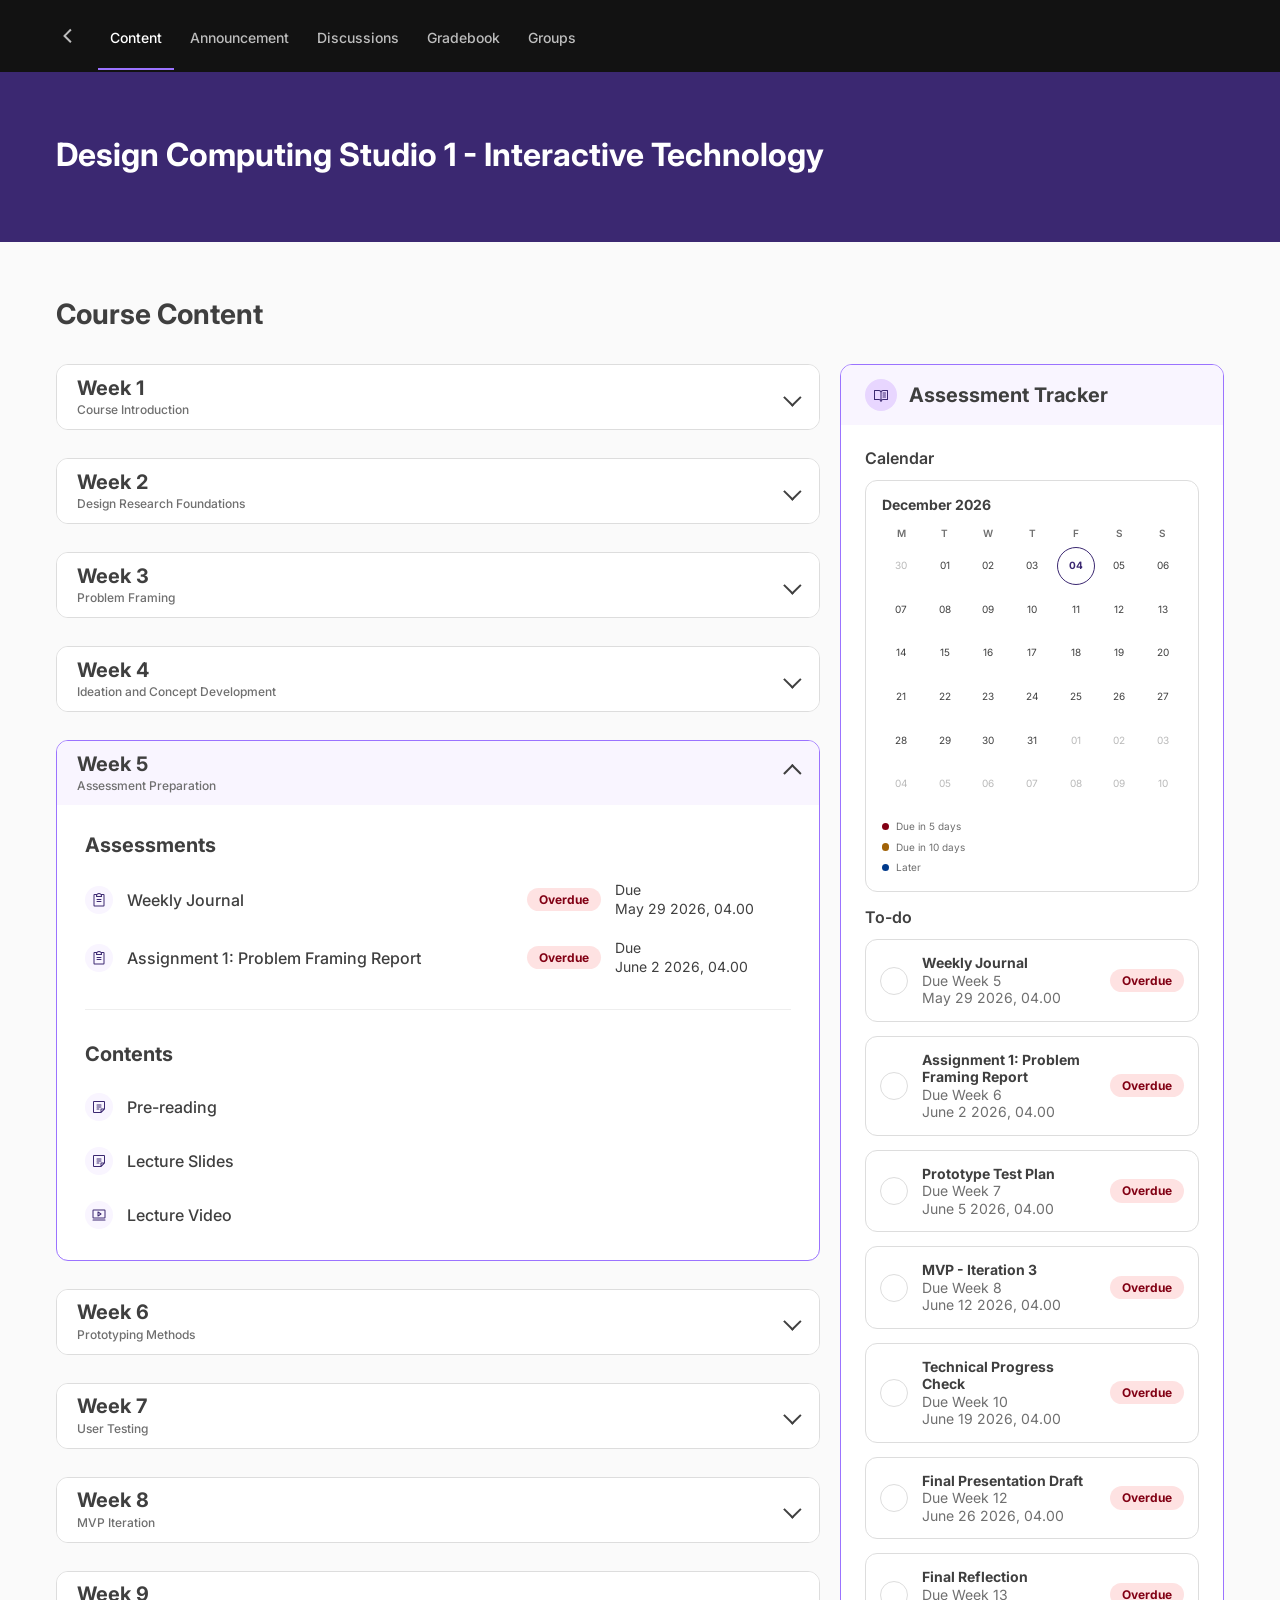
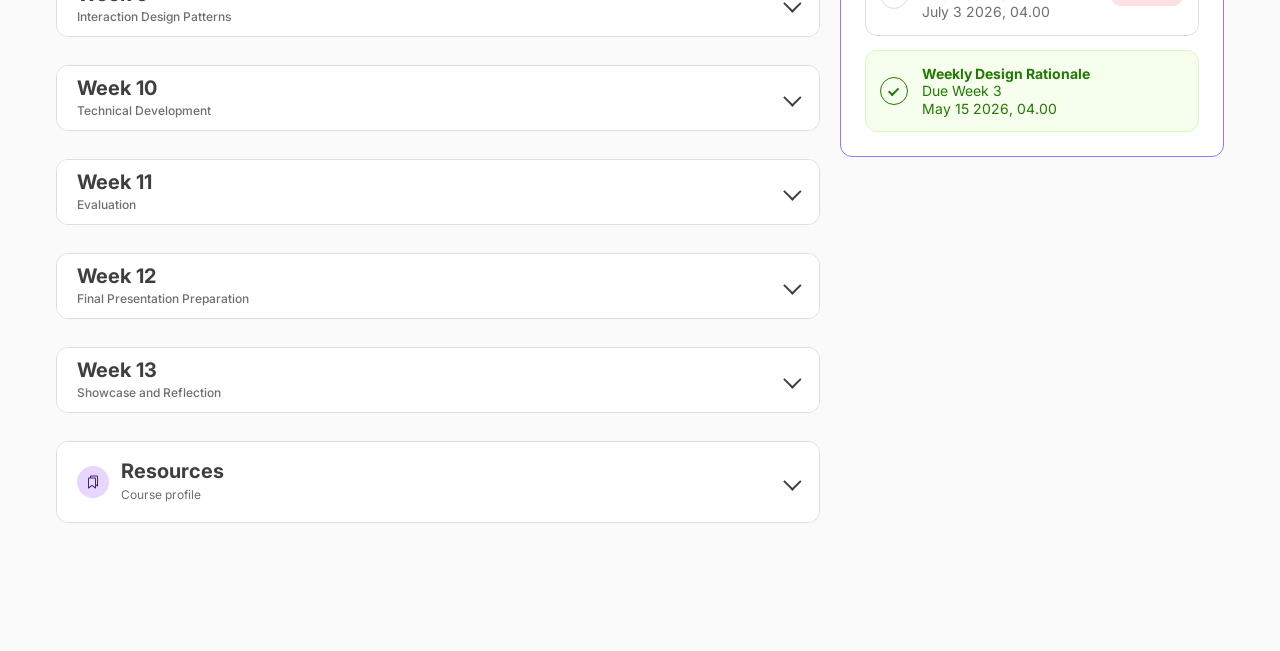
<file: index.html>
<!doctype html>
<html lang="en">
  <head>
    <meta charset="UTF-8" />
    <meta name="viewport" content="width=device-width, initial-scale=1.0" />
    <title>Design Computing Studio 1 | GreenScreen</title>
    <link rel="preconnect" href="https://fonts.googleapis.com" />
    <link rel="preconnect" href="https://fonts.gstatic.com" crossorigin />
    <link
      href="https://fonts.googleapis.com/css2?family=Inter:wght@400;500;600;700&display=swap"
      rel="stylesheet"
    />
    <link rel="stylesheet" href="css/main.css" />
    <script type="module" src="js/main.js" defer></script>
  </head>
  <body>
    <header class="site-header">
      <nav class="course-nav" aria-label="Course navigation">
        <a class="course-nav__back" href="#" aria-label="Back to courses">
          <span aria-hidden="true"></span>
        </a>
        <ul class="course-nav__list">
          <li>
            <a class="course-nav__link course-nav__link--active" href="#"
              >Content</a
            >
          </li>
          <li><a class="course-nav__link" href="#">Announcement</a></li>
          <li><a class="course-nav__link" href="#">Discussions</a></li>
          <li><a class="course-nav__link" href="#">Gradebook</a></li>
          <li><a class="course-nav__link" href="#">Groups</a></li>
        </ul>
      </nav>

      <section class="course-hero" aria-labelledby="course-title">
        <div class="course-hero__inner">
          <h1 id="course-title">
            Design Computing Studio 1 - Interactive Technology
          </h1>
        </div>
      </section>
    </header>

    <main class="page-shell">
      <section class="course-content" aria-labelledby="content-title">
        <h2 id="content-title">Course Content</h2>

        <div class="course-layout">
          <div class="course-layout__main" data-component="weeks">
            <article class="accordion accordion--resource">
              <h3 id="resources-title">
                <button
                  class="accordion__trigger accordion__trigger--resource"
                  type="button"
                  aria-expanded="false"
                  aria-controls="resources-panel"
                >
                  <span class="resource-title">
                    <span
                      class="resource-title__icon"
                      aria-hidden="true"
                    ></span>
                    <span>
                      Resources
                      <small>Course profile</small>
                    </span>
                  </span>
                  <span class="accordion__icon" aria-hidden="true"></span>
                </button>
              </h3>
              <div
                class="accordion__panel"
                id="resources-panel"
                role="region"
                aria-labelledby="resources-title"
                hidden
              >
                <ul class="item-list">
                  <li class="course-item">
                    <span
                      class="course-item__icon course-item__icon--document"
                      aria-hidden="true"
                    ></span>
                    <span class="course-item__title">Course profile</span>
                  </li>
                </ul>
              </div>
            </article>
          </div>

          <aside class="tracker" aria-labelledby="tracker-title">
            <header class="tracker__header">
              <span class="tracker__icon" aria-hidden="true"></span>
              <h2 id="tracker-title">Assessment Tracker</h2>
            </header>

            <div class="tracker__body">
              <section class="calendar-card" aria-labelledby="calendar-title">
                <h3 id="calendar-title">Calendar</h3>
                <div data-component="calendar"></div>
              </section>

              <section class="todo" aria-labelledby="todo-title">
                <h3 id="todo-title">To-do</h3>
                <ul class="todo__list" data-component="todo-list"></ul>
              </section>
            </div>
          </aside>
        </div>
      </section>
    </main>
  </body>
</html>
</file>
<file: css/main.css>
@import url("base/_variables.css");
@import url("base/_reset.css");
@import url("base/_typography.css");
@import url("base/_layout.css");
@import url("components/_navigation.css");
@import url("components/_course-header.css");
@import url("components/_button.css");
@import url("components/_accordion.css");
@import url("components/_badge.css");
@import url("components/_course-item.css");
@import url("components/_assessment-tracker.css");
@import url("components/_assignment-details.css");
@import url("components/_calendar.css");
@import url("components/_submission-upload.css");
@import url("components/_todo.css");
@import url("components/_toast.css");
@import url("components/_action-bar.css");
@import url("pages/_index.css");
@import url("pages/_assessment.css");
</file>
